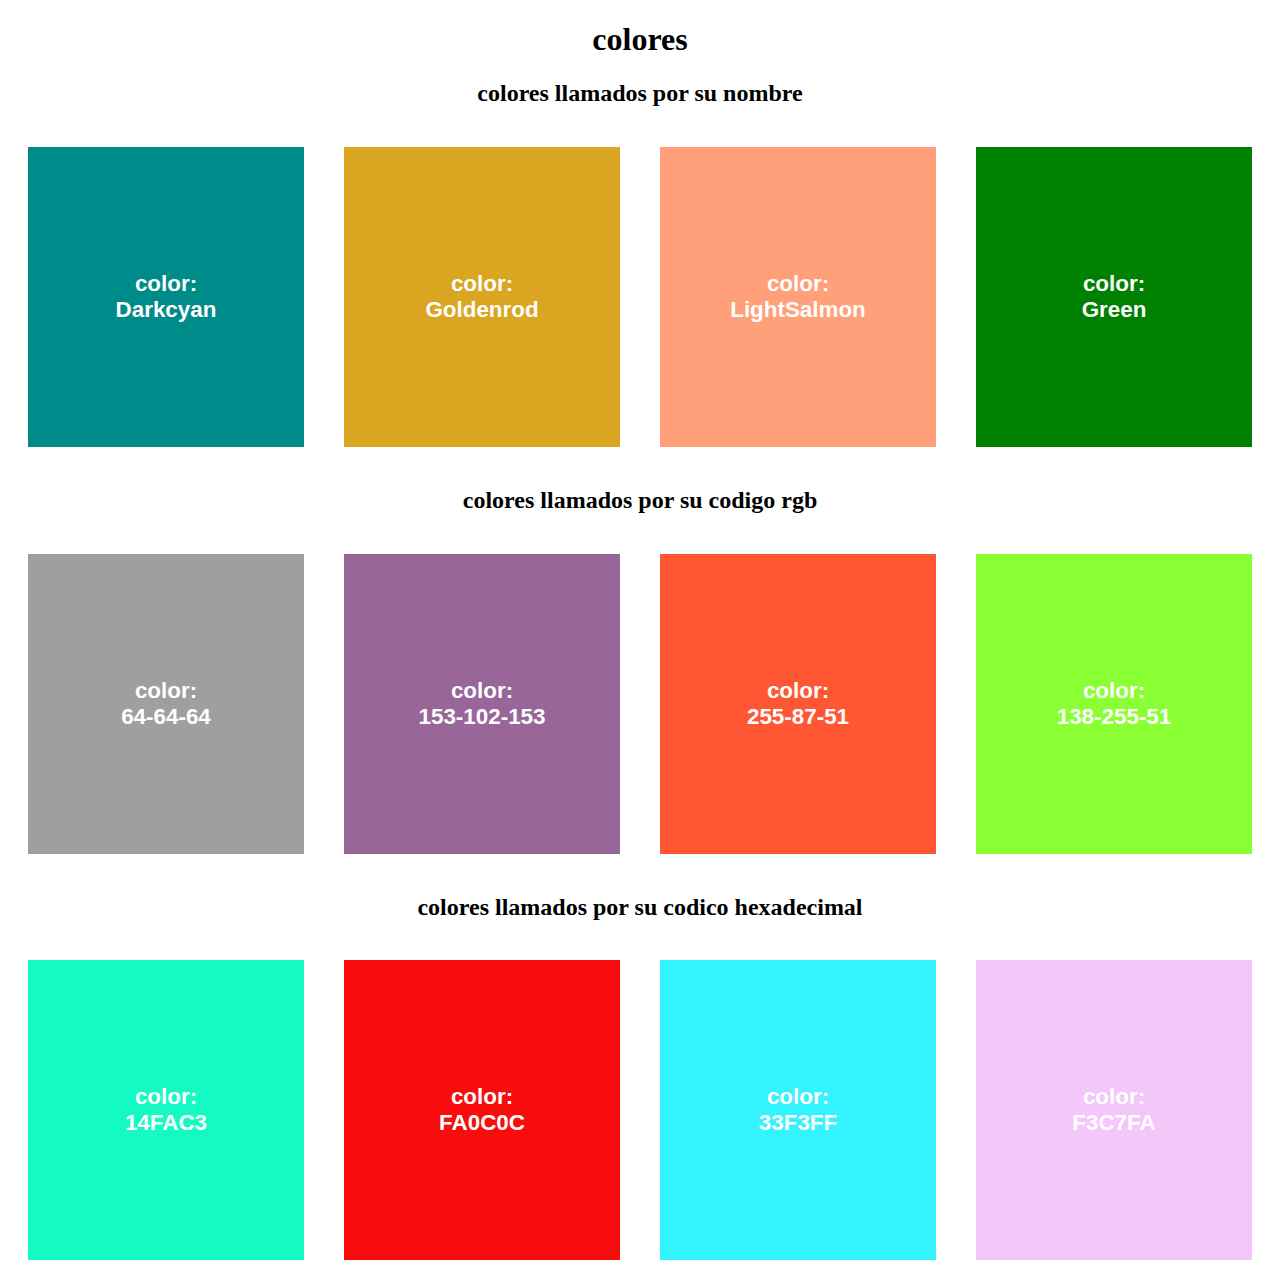
<file: colores.html>
<!DOCTYPE html>
<html lang="en">
<head>
    <meta charset="UTF-8">
    <meta http-equiv="X-UA-Compatible" content="IE=edge">
    <meta name="viewport" content="width=device-width, initial-scale=1.0">
    <title>colores</title>
    <link rel="stylesheet" href="css/colores.css">
</head>
<body>
    <h1>colores</h1>
    <h2>colores llamados por su nombre</h2>
    <div class="box-direction">
        <div class="box-style box-darckcyan">color:<br> Darkcyan</div>
        <div class="box-style box-goldenrod">color:<br> Goldenrod</div>
        <div class="box-style box-LightSalmon">color:<br> LightSalmon</div>
        <div class="box-style box-green">color:<br> Green</div>
    </div>
    <h2>colores llamados por su codigo rgb</h2>
    <div class="box-direction">
    <div class="box-style box-64-64-64">color:<br> 64-64-64</div>
    <div class="box-style box-153-102-153">color:<br> 153-102-153</div>
    <div class="box-style box-255-87-51">color:<br>255-87-51</div>
    <div class="box-style box-138-255-51 ">color:<br>138-255-51 </div>
    </div>
    <h2>colores llamados por su codico hexadecimal</h2>
    <div class="box-direction">
    <div class="box-style box-14FAC3">color:<br>14FAC3</div>
    <div class="box-style box-FA0C0C">color:<br>FA0C0C</div>
    <div class="box-style box-33F3FF">color:<br>33F3FF</div>
    <div class="box-style box-F3C7FA">color:<br>F3C7FA</div>
    </div>
</body>
</html>
</file>
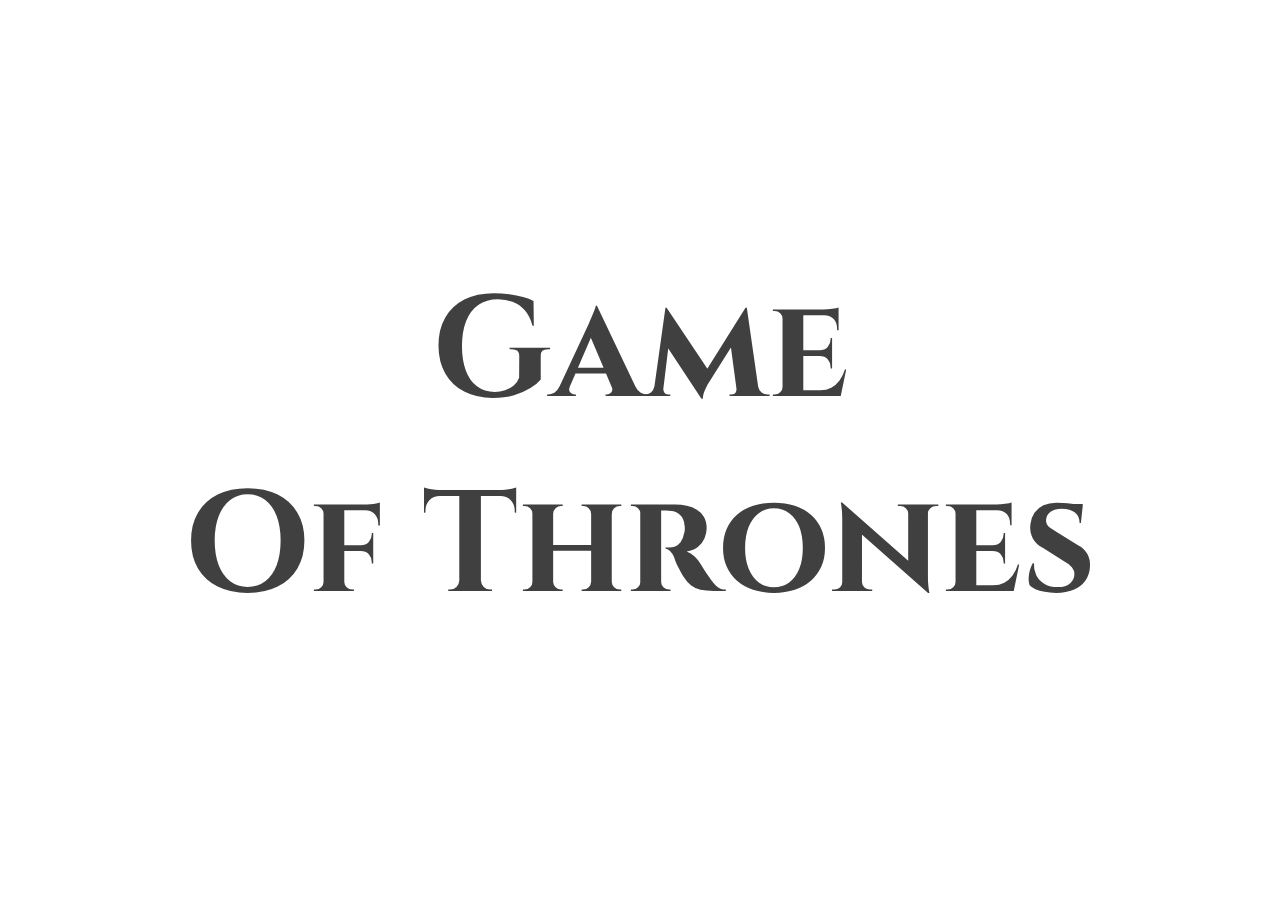
<file: fuente1.html>
<!DOCTYPE html>
<html lang="en">
<head>
    <meta charset="UTF-8">
    <meta http-equiv="X-UA-Compatible" content="IE=edge">
    <meta name="viewport" content="width=device-width, initial-scale=1.0">
    <title>Fuenn</title>
    <link rel="stylesheet" href="css/fuente1.css">
</head>
<body>
    <div>
        <label>Game<br>Of Thrones</label>
    </div>
</body>
</html>
</file>
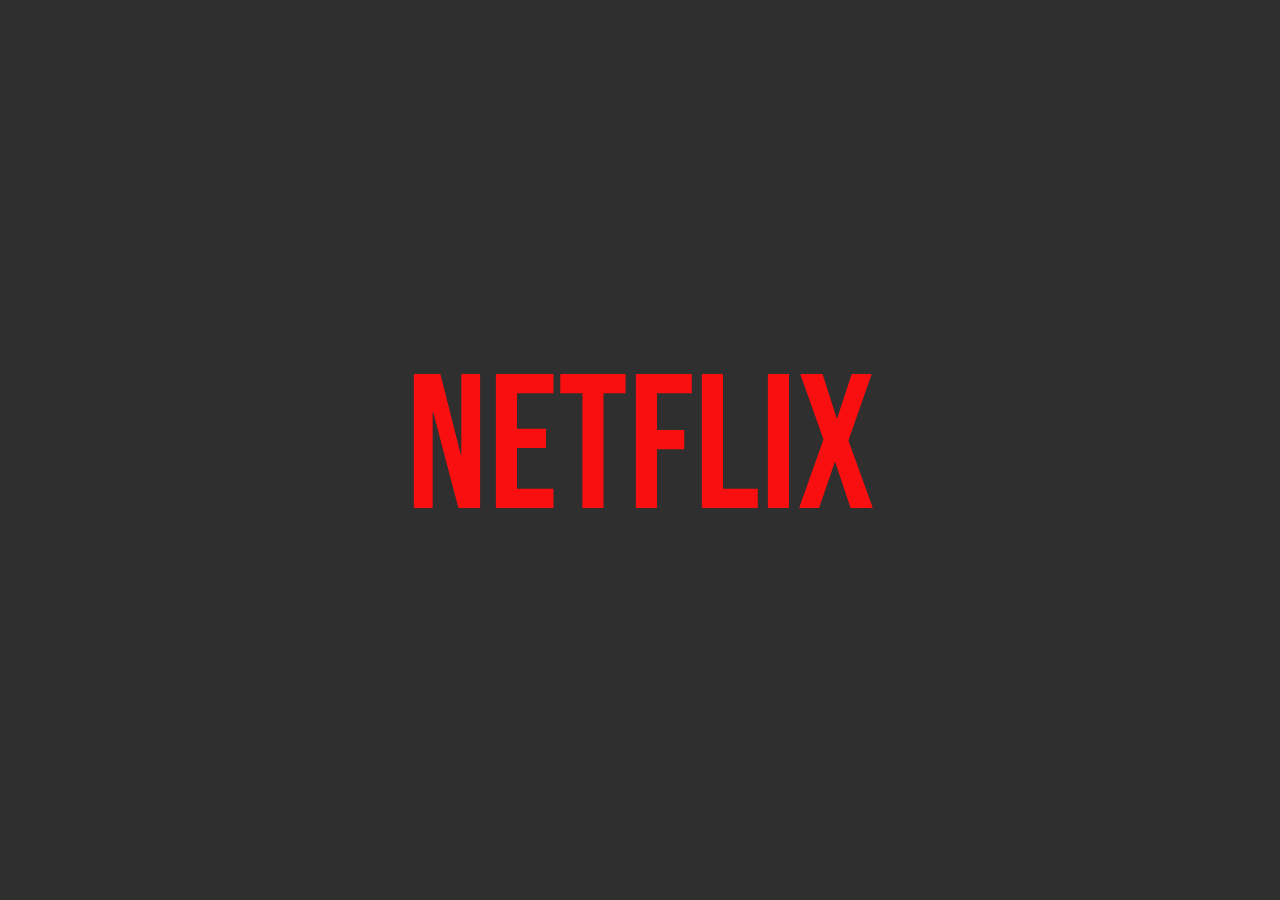
<file: fuente2.html>
<!DOCTYPE html>
<html lang="en">
<head>
    <meta charset="UTF-8">
    <meta http-equiv="X-UA-Compatible" content="IE=edge">
    <meta name="viewport" content="width=device-width, initial-scale=1.0">
    <title>Document</title>
    <link rel="stylesheet" href="css/fuente2.css">
</head>
<body>
    <div>
        <label>NETFLIX</label>
    </div>
</body>
</html>
</file>
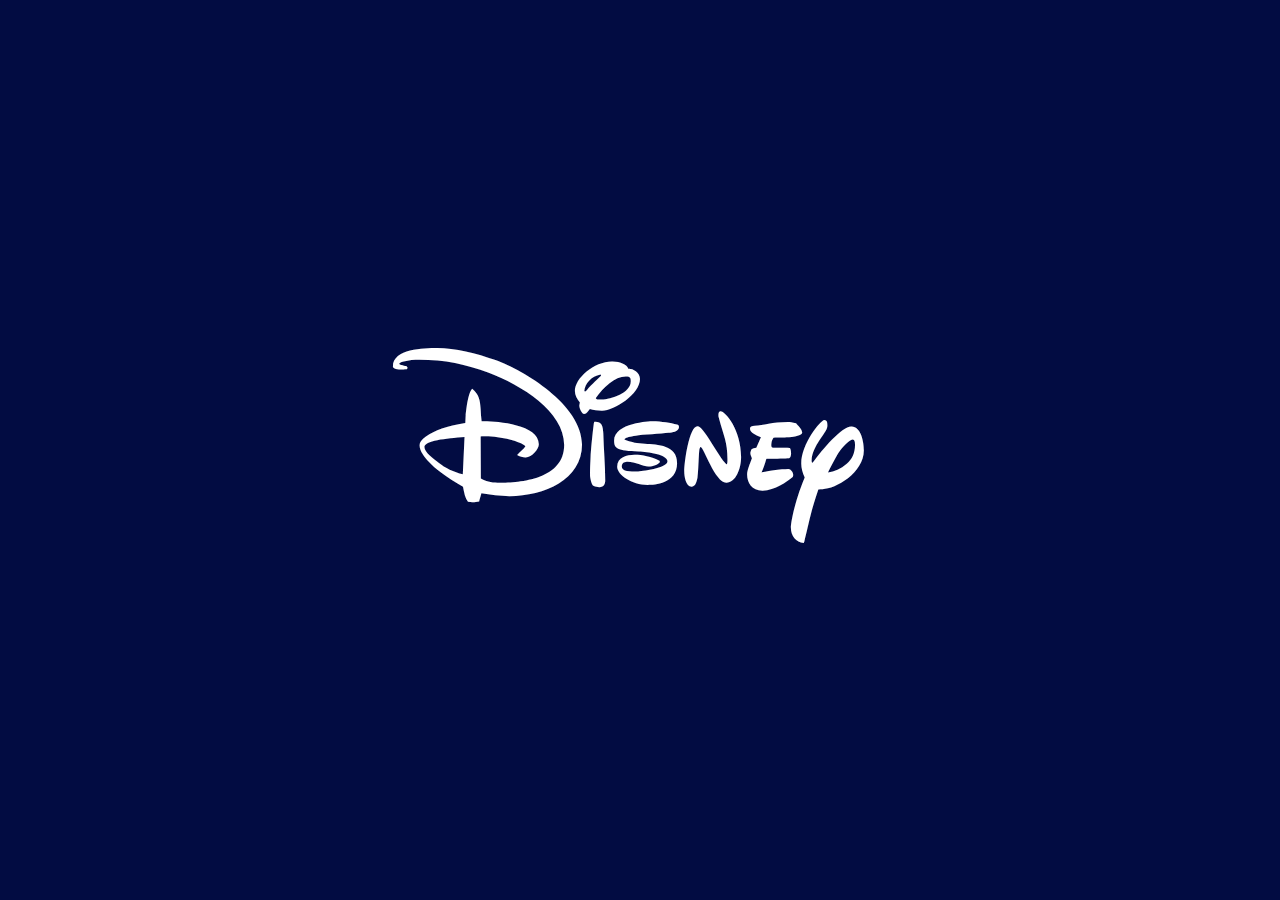
<file: fuente3.html>
<!DOCTYPE html>
<html lang="en">
<head>
    <meta charset="UTF-8">
    <meta http-equiv="X-UA-Compatible" content="IE=edge">
    <meta name="viewport" content="width=device-width, initial-scale=1.0">
    <title>Document</title>
    <link rel="stylesheet" href="css/fuente3.css">
</head>
<body>
    <div>
        <label>Disney</label>
    </div>
</body>
</html>
</file>
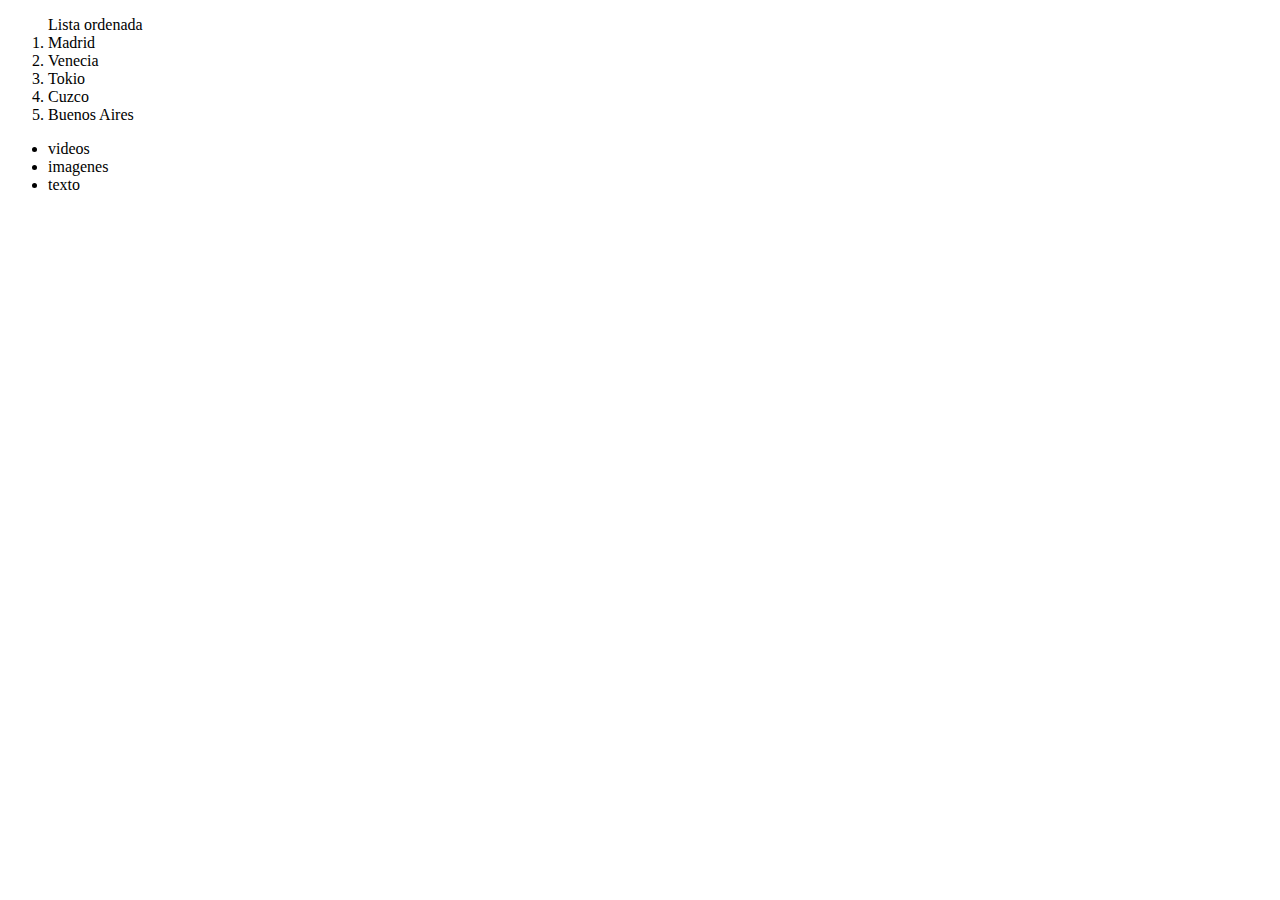
<file: listas.html>
<!DOCTYPE html>
<html lang="en">
<head>
    <meta charset="UTF-8">
    <meta http-equiv="X-UA-Compatible" content="IE=edge">
    <meta name="viewport" content="width=device-width, initial-scale=1.0">
    <title>Document</title>
</head>
<body>
    <ol>Lista ordenada
        <li>Madrid</li>
        <li>Venecia</li>
        <li>Tokio</li>
        <li>Cuzco</li>
        <li>Buenos Aires</li>
    </ol>
    <ul>
        <li>videos</li>
        <li>imagenes</li>
        <li>texto</li>
    </ul>
</body>
</html>
</file>
<file: css/colores.css>
h1 {
    text-align: center;
    }
.box-direction {
    display: flex;
    flex-direction: row;
}
.box-style {
    width: 300px;
    height: 300px;
    margin: 20px;
    display: flex;
    justify-content: center;
    align-items: center;
    color: white;
    font-size: 1.4em;
    text-align: center;
    font-family: tahoma, sans-serif;
    font-weight: 900;
}
h2 {
    text-align: center;
    }
.box-direction {
    display: flex;
    flex-direction: row;
}
.box-style {
    width: 300px;
    height: 300px;
    margin: 20px;
    display: flex;
    justify-content: center;
    align-items: center;
    color: white;
    font-size: 1.4em;
    text-align: center;
    font-family: tahoma, sans-serif;
    font-weight: 900;
}
.box-darckcyan {
    background-color: darkcyan;
}
.box-goldenrod {
    background-color: goldenrod;
}
.box-LightSalmon {
    background-color: LightSalmon;
}
.box-green {
    background-color: green;
}
.box-64-64-64 {
    background-color: rgb(64,64,64, .5);
}
.box-153-102-153 {
    background-color: rgb(153,102,153);
}
.box-255-87-51 {
    background-color: rgb(255, 87, 51);
}
.box-138-255-51 {
    background-color: rgb(138, 255, 51 );
}
.box-14FAC3 {
    background-color: #14FAC3;
}
.box-FA0C0C {
    background-color: #FA0C0C;
}
.box-33F3FF {
    background-color: #33F3FF;
}
.box-F3C7FA {
    background-color: #F3C7FA;
}
</file>
<file: css/fuente1.css>
* {
     margin: 0;
     padding: 0;
}
div {
    display: flex;
    justify-content: center;
    align-items: center;
    background-color: rgb(255,255,255);
    color: rgb(64,64,64);
    height: 100vh;
    width: 100%;
}
label{
    font-size: 9em;
    font-family: 'cinzel', sans-serif;
    text-align: center;
}
  /* cinzel-700 - latin */
  @font-face {
    font-display: swap; /* Check https://developer.mozilla.org/en-US/docs/Web/CSS/@font-face/font-display for other options. */
    font-family: 'Cinzel';
    font-style: normal;
    font-weight: 700;
    src: url('../fonts/cinzel-v19-latin-700.eot'); /* IE9 Compat Modes */
    src: url('../fonts/cinzel-v19-latin-700.eot?#iefix') format('embedded-opentype'), /* IE6-IE8 */
         url('../fonts/cinzel-v19-latin-700.woff2') format('woff2'), /* Super Modern Browsers */
         url('../fonts/cinzel-v19-latin-700.woff') format('woff'), /* Modern Browsers */
         url('../fonts/cinzel-v19-latin-700.ttf') format('truetype'), /* Safari, Android, iOS */
         url('../fonts/cinzel-v19-latin-700.svg#Cinzel') format('svg'); /* Legacy iOS */
  }
</file>
<file: css/fuente2.css>
* {
    margin: 0;
    padding: 0;
}
div {
    display: flex;
    justify-content: center;
    align-items: center;
    background-color: rgb(24,24,24, .9);
    color: rgb(249, 15, 15);
    height: 100vh;
    width: 100%;
}
label {
    font-family: 'Bebas Neue' , sans-serif;
    font-size: 12em;
}
/* bebas-neue-regular - latin */
@font-face {
    font-display: swap; /* Check https://developer.mozilla.org/en-US/docs/Web/CSS/@font-face/font-display for other options. */
    font-family: 'Bebas Neue';
    font-style: normal;
    font-weight: 400;
    src: url('../fonts/bebas-neue-v9-latin-regular.eot'); /* IE9 Compat Modes */
    src: url('../fonts/bebas-neue-v9-latin-regular.eot?#iefix') format('embedded-opentype'), /* IE6-IE8 */
         url('../fonts/bebas-neue-v9-latin-regular.woff2') format('woff2'), /* Super Modern Browsers */
         url('../fonts/bebas-neue-v9-latin-regular.woff') format('woff'), /* Modern Browsers */
         url('../fonts/bebas-neue-v9-latin-regular.ttf') format('truetype'), /* Safari, Android, iOS */
         url('../fonts/bebas-neue-v9-latin-regular.svg#BebasNeue') format('svg'); /* Legacy iOS */
  }
</file>
<file: css/fuente3.css>
* {
    margin: 0;
    padding: 0;
}
div {
    display: flex;
    justify-content: center;
    align-items: center;
    background-color: rgb(2,12,66);
    color: white;
    height: 100vh;
    width: 100%;
}
label {
    font-family: 'waltograph', sans-serif;
    font-size: 12em;
    text-align: center;
}
/* bebas-neue-regular - latin */
@font-face {
    font-display: swap; /* Check https://developer.mozilla.org/en-US/docs/Web/CSS/@font-face/font-display for other options. */
    font-family: 'waltograph';
    font-style: normal;
    font-weight: 400;
    src: url('../fonts/waltograph42.otf'), /* IE9 Compat Modes */
     url('../fonts/waltographUI.ttf'); format('embedded-opentype'), /* IE6-IE8 */

  }
</file>
